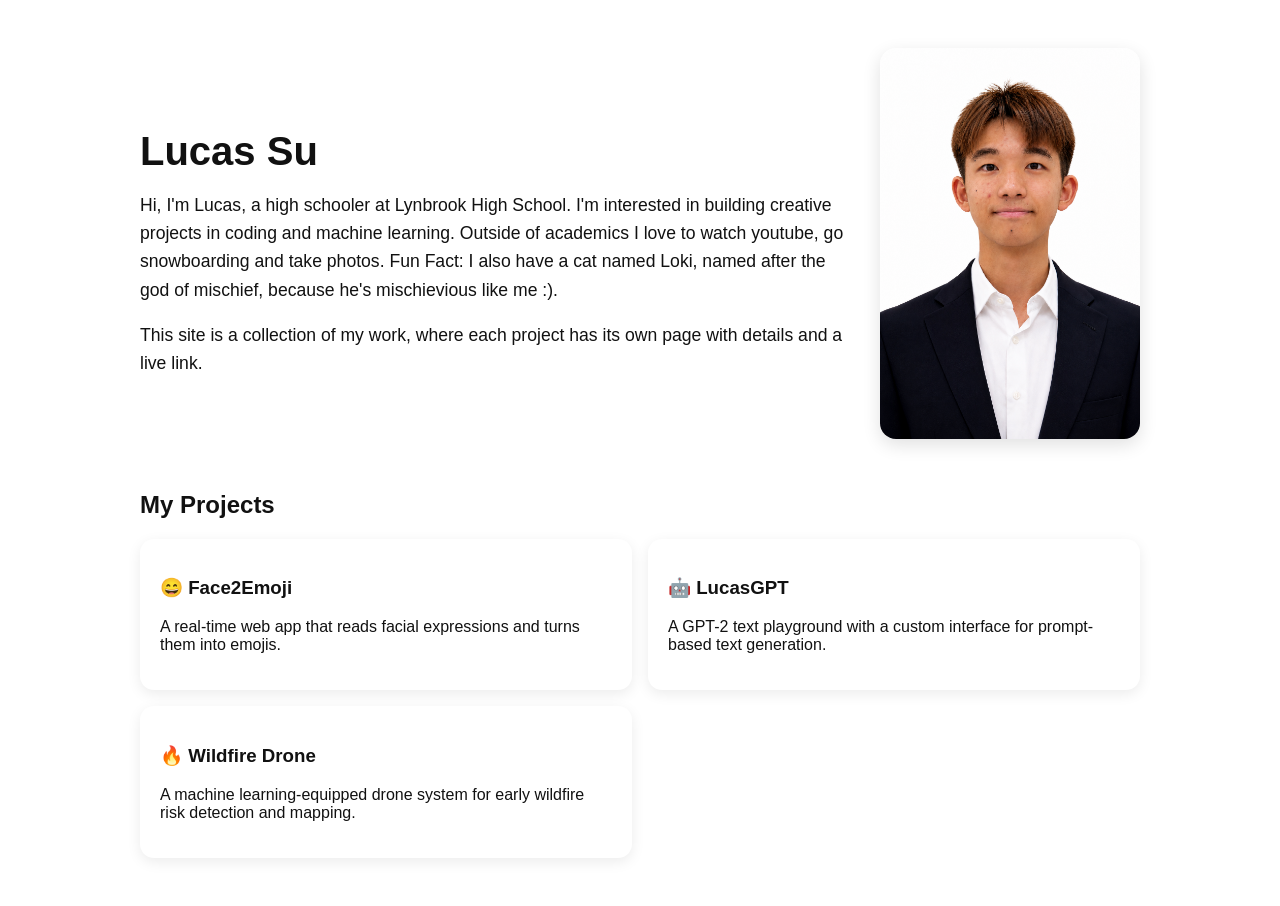
<file: index.html>
<!doctype html>
<html lang="en">
<head>
  <meta charset="UTF-8">
  <meta name="viewport" content="width=device-width, initial-scale=1.0">
  <title>Lucas Su | Projects</title>
  <link rel="stylesheet" href="style.css">
</head>
<body>
  <main>
    <section class="intro">
      <div class="intro-text">
        <h1>Lucas Su</h1>
        <p>
          Hi, I'm Lucas, a high schooler at Lynbrook High School. 
          I'm interested in building creative projects in coding and 
          machine learning. Outside of academics I love to watch youtube, go snowboarding and take photos. 
          Fun Fact: I also have a cat named Loki, named after the god of mischief, because he's mischievious like me :).
        </p>
        <p>
          This site is a collection of my work, where each project has its own page
          with details and a live link.
        </p>
      </div>

      <div class="intro-image">
        <img src="images/lucas.jpg" alt="Photo of Lucas Su">
      </div>
    </section>

    <section class="projects">
      <h2>My Projects</h2>

      <div class="grid">
        <a class="card" href="/projects/project-1/">
          <h3>😄 Face2Emoji</h3>
          <p>A real-time web app that reads facial expressions and turns them into emojis.</p>
        </a>

        <a class="card" href="/projects/project-2/">
          <h3>🤖 LucasGPT</h3>
          <p>A GPT-2 text playground with a custom interface for prompt-based text generation.</p>
        </a>

        <a class="card" href="/projects/project-3/">
          <h3>🔥 Wildfire Drone</h3>
          <p>A machine learning-equipped drone system for early wildfire risk detection and mapping.</p>
        </a>
      </div>
    </section>
  </main>
</body>
</html>
</file>
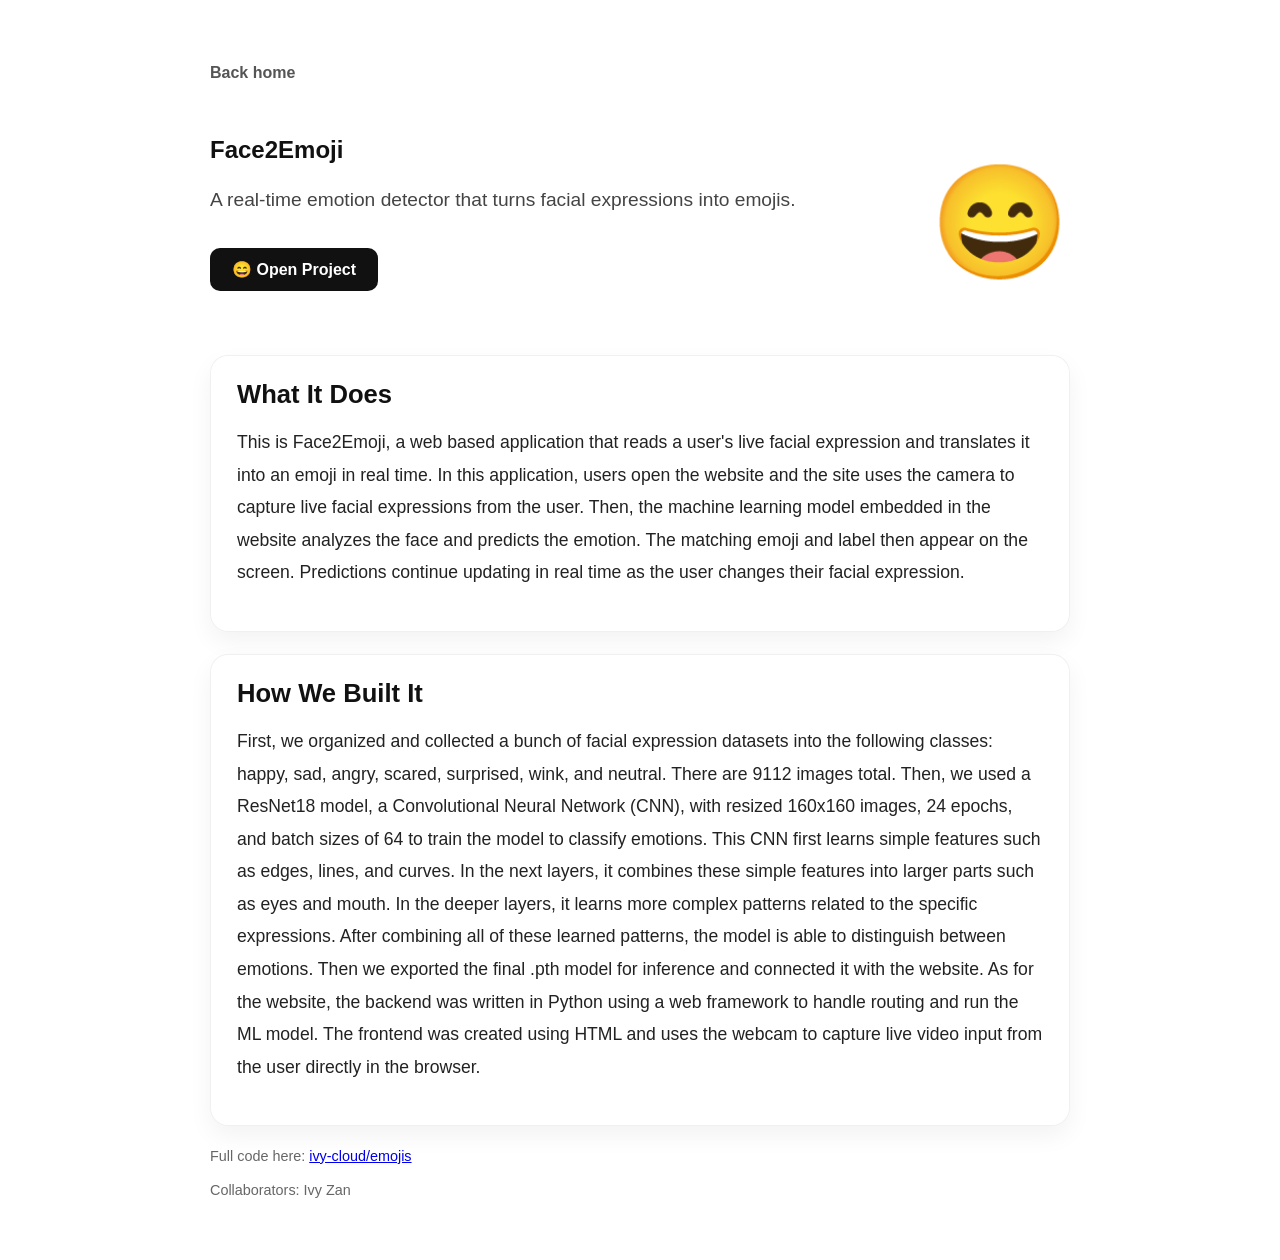
<file: projects/project-1/index.html>
<!doctype html>
<html lang="en">
<head>
  <meta charset="UTF-8">
  <meta name="viewport" content="width=device-width, initial-scale=1.0">
  <title>Face2Emoji</title>
  <link rel="stylesheet" href="/style.css">
</head>
<body class="project-page face2emoji-page">
  <main class="project-main">
    <p><a class="back-link" href="/">Back home</a></p>
    <section class="project-hero">
      <div class="project-hero-text">
        <h1>Face2Emoji</h1>
        <p class="project-tagline">A real-time emotion detector that turns facial expressions into emojis.</p>
        <p>
          <a class="project-button" href="https://huggingface.co/spaces/Lucasmagne/Face2Emoji" target="_blank" rel="noopener noreferrer">😄 Open Project</a>
        </p>
      </div>
      <div class="project-hero-emoji" aria-hidden="true">😄</div>
    </section>

    <section class="project-section">
      <h2>What It Does</h2>
      <p>
        This is Face2Emoji, a web based application that reads a user's live facial expression and translates it into an emoji in real time.
        In this application, users open the website and the site uses the camera to capture live facial expressions from the user.
        Then, the machine learning model embedded in the website analyzes the face and predicts the emotion.
        The matching emoji and label then appear on the screen.
        Predictions continue updating in real time as the user changes their facial expression.
      </p>
    </section>

    <section class="project-section">
      <h2>How We Built It</h2>
      <p>
        First, we organized and collected a bunch of facial expression datasets into the following classes: happy, sad, angry, scared, surprised, wink, and neutral.
        There are 9112 images total.
        Then, we used a ResNet18 model, a Convolutional Neural Network (CNN), with resized 160x160 images, 24 epochs, and batch sizes of 64 to train the model to classify emotions.
        This CNN first learns simple features such as edges, lines, and curves.
        In the next layers, it combines these simple features into larger parts such as eyes and mouth.
        In the deeper layers, it learns more complex patterns related to the specific expressions.
        After combining all of these learned patterns, the model is able to distinguish between emotions.
        Then we exported the final .pth model for inference and connected it with the website.
        As for the website, the backend was written in Python using a web framework to handle routing and run the ML model.
        The frontend was created using HTML and uses the webcam to capture live video input from the user directly in the browser.
      </p>
    </section>

    <p class="project-credit">Full code here: <a href="https://github.com/ivy-cloud/emojis" target="_blank" rel="noopener noreferrer">ivy-cloud/emojis</a></p>
    <p class="project-credit">Collaborators: Ivy Zan</p>
  </main>
</body>
</html>
</file>
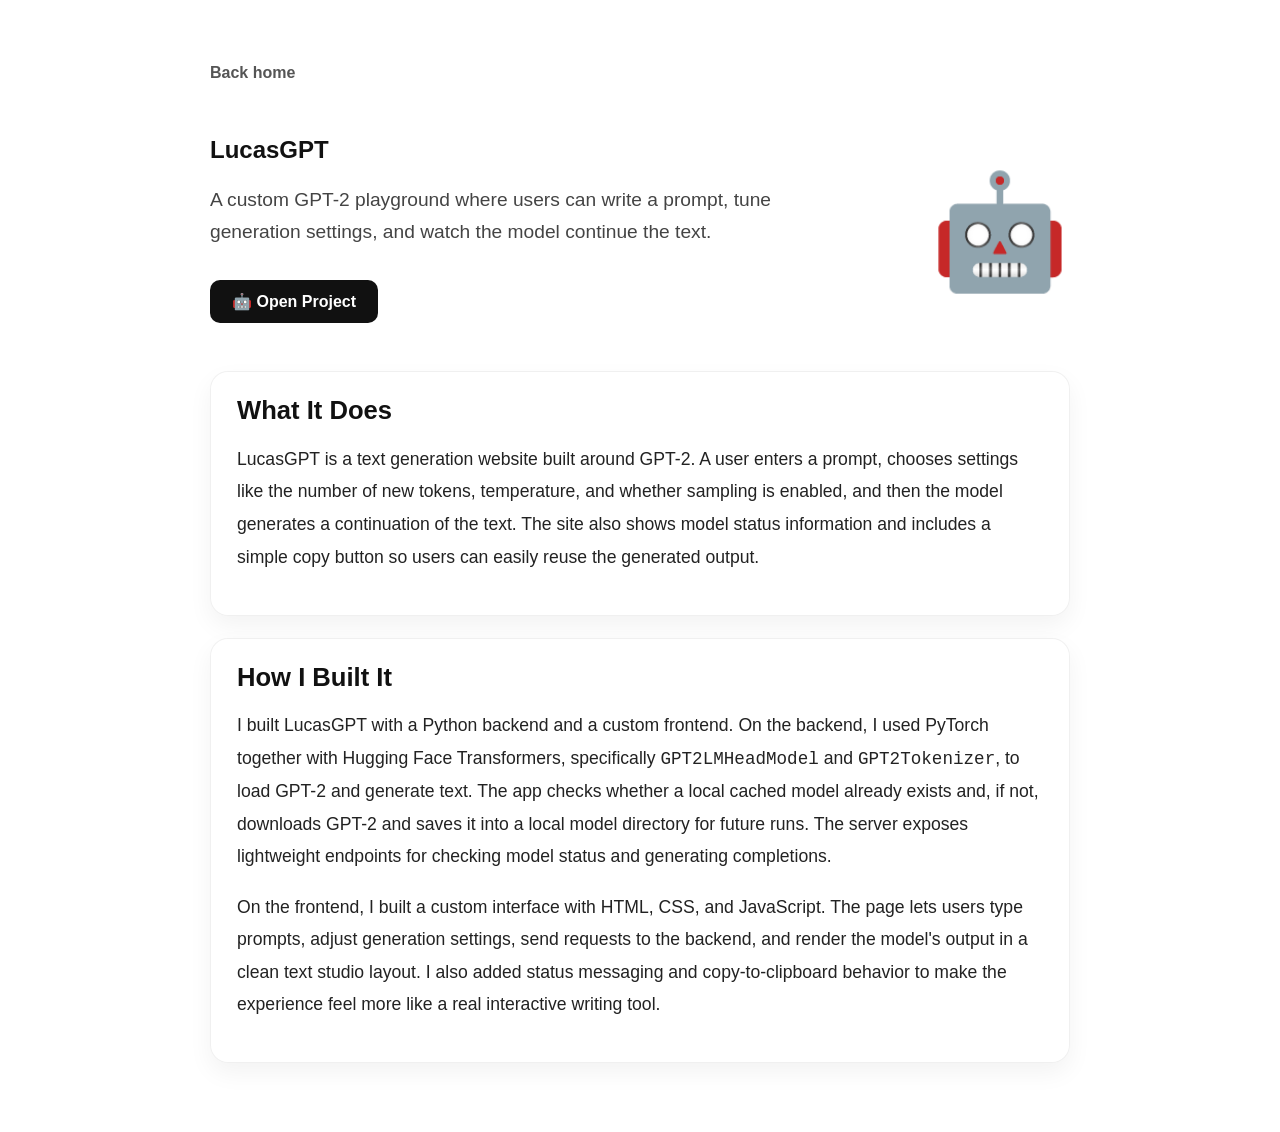
<file: projects/project-2/index.html>
<!doctype html>
<html lang="en">
<head>
  <meta charset="UTF-8">
  <meta name="viewport" content="width=device-width, initial-scale=1.0">
  <title>LucasGPT</title>
  <link rel="stylesheet" href="/style.css">
</head>
<body class="project-page">
  <main class="project-main">
    <p><a class="back-link" href="/">Back home</a></p>

    <section class="project-hero">
      <div class="project-hero-text">
        <h1>LucasGPT</h1>
        <p class="project-tagline">A custom GPT-2 playground where users can write a prompt, tune generation settings, and watch the model continue the text.</p>
        <div class="project-actions">
          <a class="project-button" href="https://huggingface.co/spaces/Lucasmagne/GPT" target="_blank" rel="noopener noreferrer">🤖 Open Project</a>
        </div>
      </div>
      <div class="project-hero-emoji" aria-hidden="true">🤖</div>
    </section>

    <section class="project-section">
      <h2>What It Does</h2>
      <p>
        LucasGPT is a text generation website built around GPT-2. A user enters a prompt, chooses settings like the number of new tokens,
        temperature, and whether sampling is enabled, and then the model generates a continuation of the text.
        The site also shows model status information and includes a simple copy button so users can easily reuse the generated output.
      </p>
    </section>

    <section class="project-section">
      <h2>How I Built It</h2>
      <p>
        I built LucasGPT with a Python backend and a custom frontend. On the backend, I used PyTorch together with Hugging Face Transformers,
        specifically <code>GPT2LMHeadModel</code> and <code>GPT2Tokenizer</code>, to load GPT-2 and generate text.
        The app checks whether a local cached model already exists and, if not, downloads GPT-2 and saves it into a local model directory for future runs.
        The server exposes lightweight endpoints for checking model status and generating completions.
      </p>
      <p>
        On the frontend, I built a custom interface with HTML, CSS, and JavaScript.
        The page lets users type prompts, adjust generation settings, send requests to the backend, and render the model's output in a clean text studio layout.
        I also added status messaging and copy-to-clipboard behavior to make the experience feel more like a real interactive writing tool.
      </p>
    </section>
  </main>
</body>
</html>
</file>
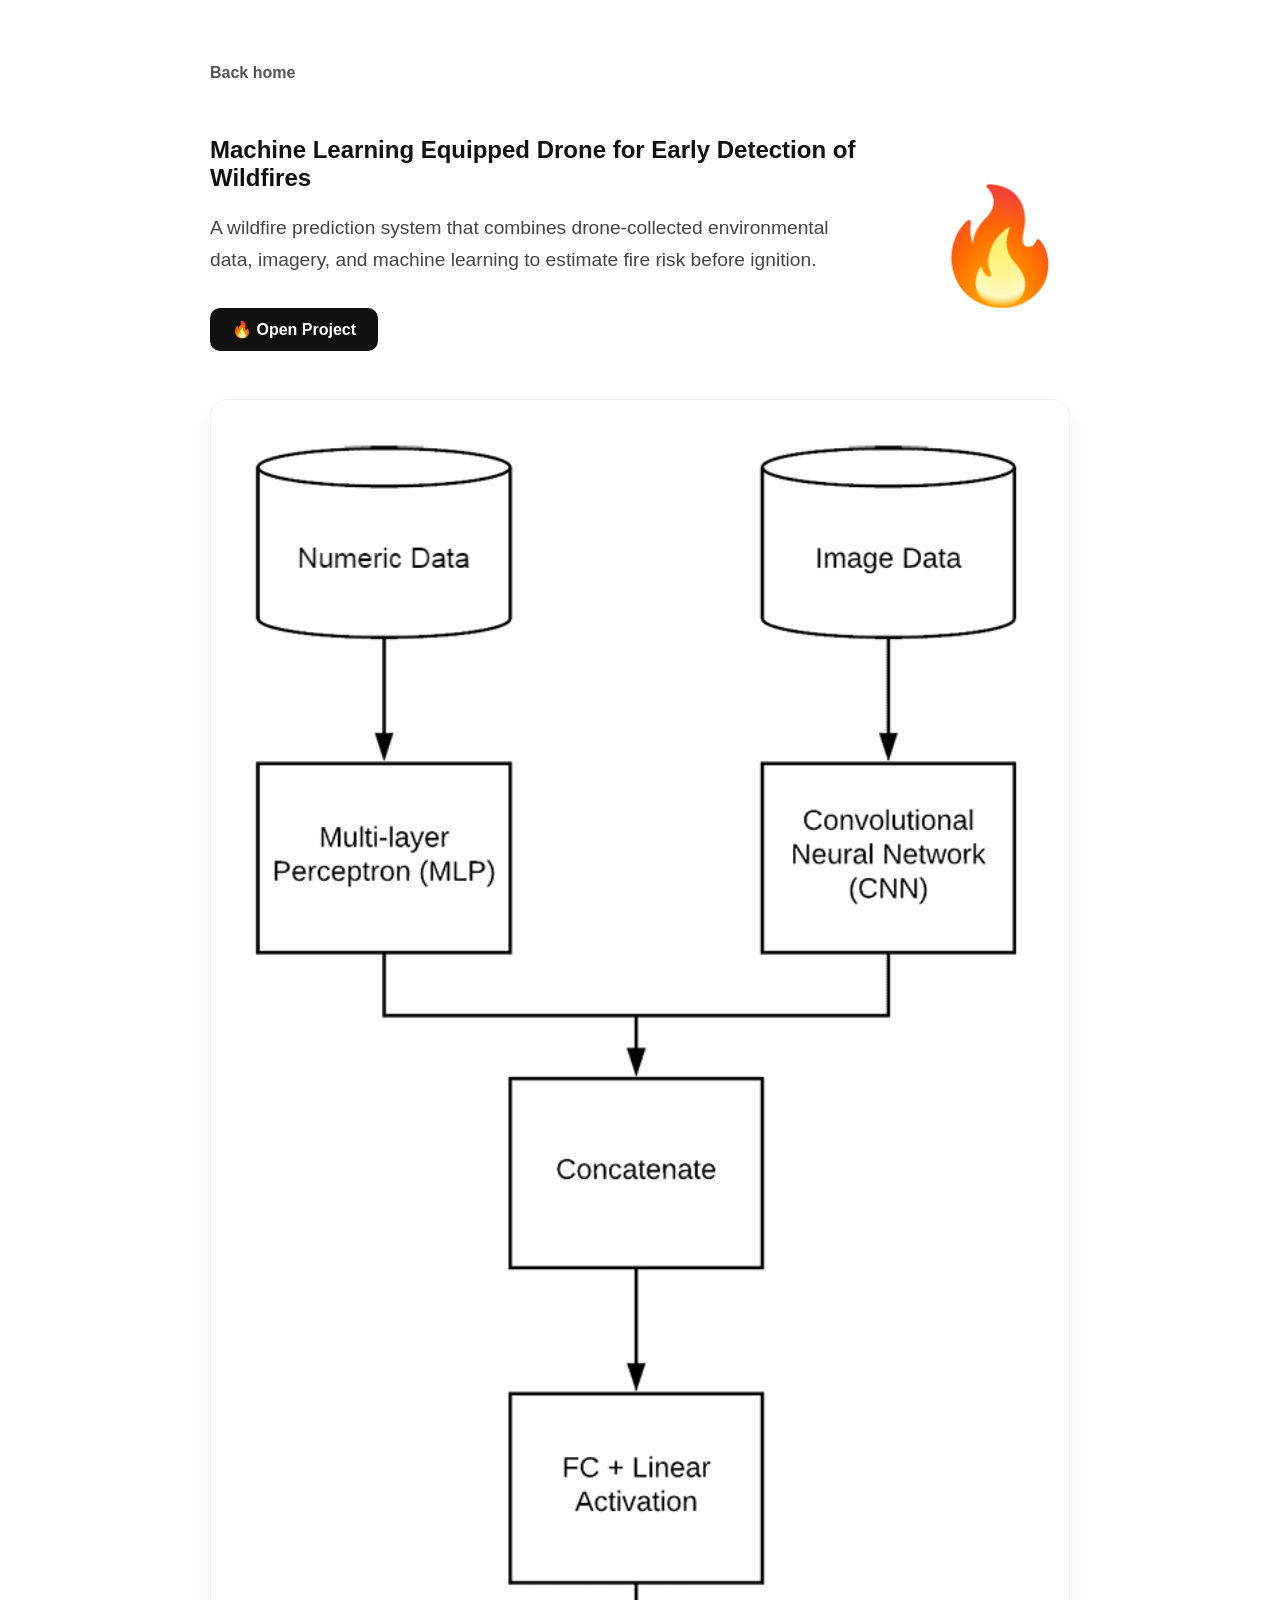
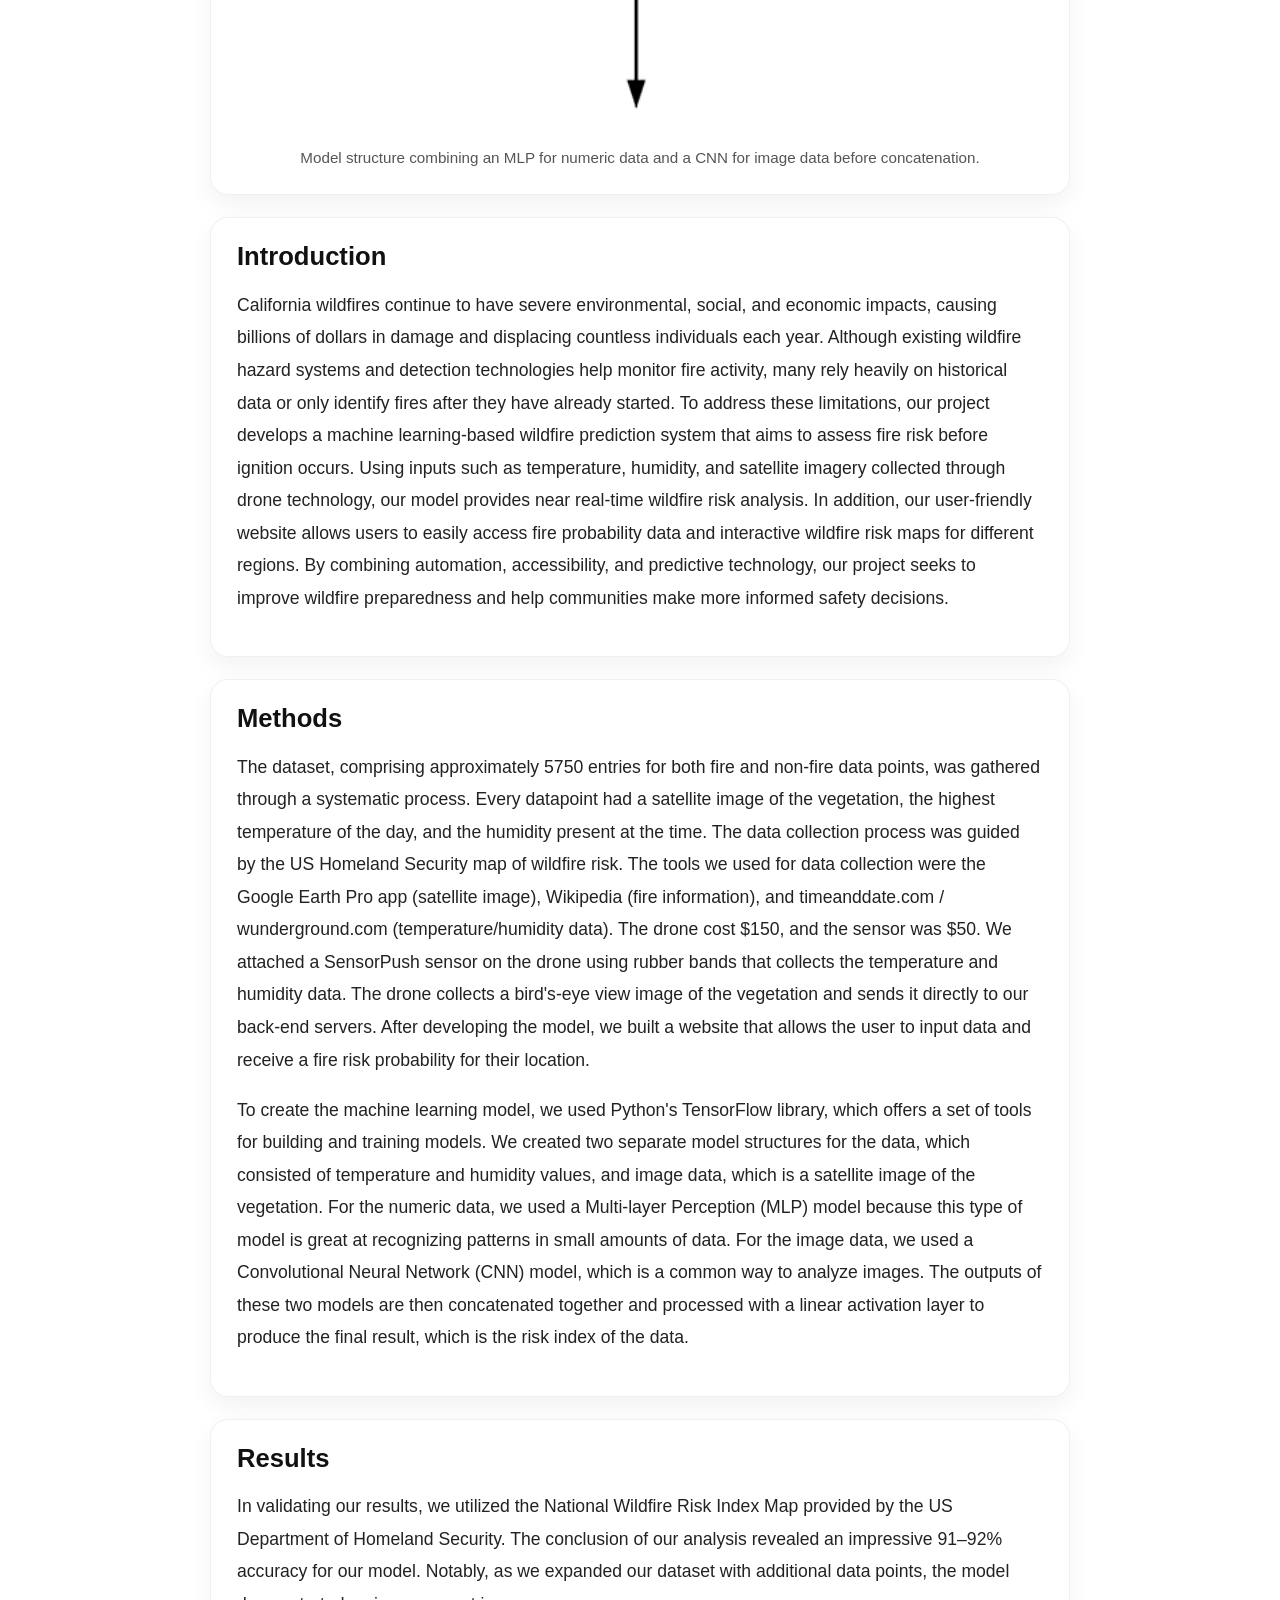
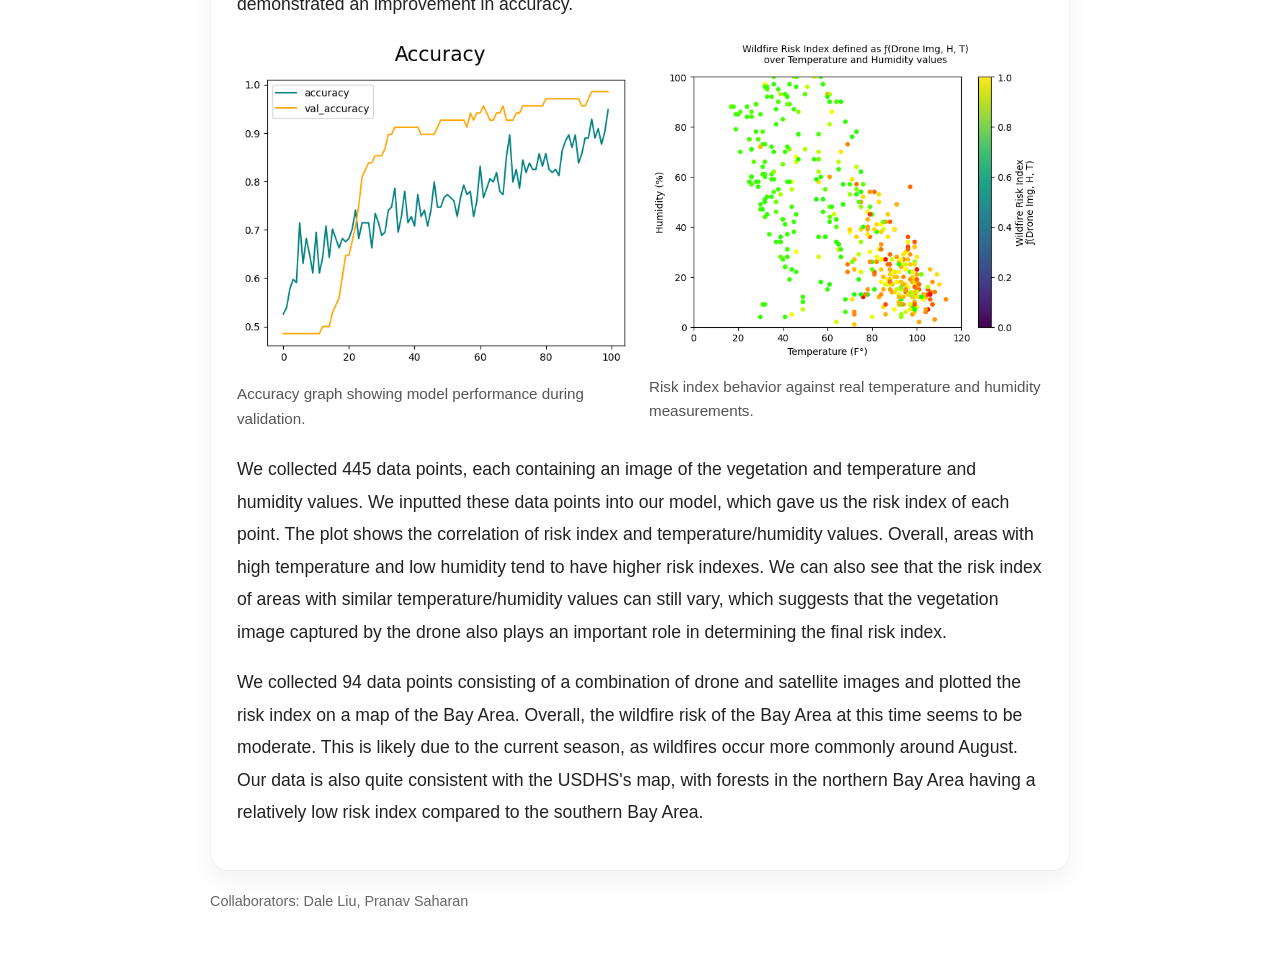
<file: projects/project-3/index.html>
<!doctype html>
<html lang="en">
<head>
  <meta charset="UTF-8">
  <meta name="viewport" content="width=device-width, initial-scale=1.0">
  <title>Machine Learning Equipped Drone for Early Detection of Wildfires</title>
  <link rel="stylesheet" href="/style.css">
</head>
<body class="project-page">
  <main class="project-main">
    <p><a class="back-link" href="/">Back home</a></p>

    <section class="project-hero">
      <div class="project-hero-text">
        <h1>Machine Learning Equipped Drone for Early Detection of Wildfires</h1>
        <p class="project-tagline">A wildfire prediction system that combines drone-collected environmental data, imagery, and machine learning to estimate fire risk before ignition.</p>
        <div class="project-actions">
          <a class="project-button" href="https://github.com/Lucasmagne/Wildfire-Drone" target="_blank" rel="noopener noreferrer">🔥 Open Project</a>
        </div>
      </div>
      <div class="project-hero-emoji" aria-hidden="true">🔥</div>
    </section>

    <section class="project-media-card">
      <img class="project-figure" src="/images/wildfire-drone/modelstructure.png" alt="Wildfire drone model structure diagram">
      <p class="project-figure-caption">Model structure combining an MLP for numeric data and a CNN for image data before concatenation.</p>
    </section>

    <section class="project-section">
      <h2>Introduction</h2>
      <p>
        California wildfires continue to have severe environmental, social, and economic impacts, causing billions of dollars in damage and displacing countless individuals each year.
        Although existing wildfire hazard systems and detection technologies help monitor fire activity, many rely heavily on historical data or only identify fires after they have already started.
        To address these limitations, our project develops a machine learning-based wildfire prediction system that aims to assess fire risk before ignition occurs.
        Using inputs such as temperature, humidity, and satellite imagery collected through drone technology, our model provides near real-time wildfire risk analysis.
        In addition, our user-friendly website allows users to easily access fire probability data and interactive wildfire risk maps for different regions.
        By combining automation, accessibility, and predictive technology, our project seeks to improve wildfire preparedness and help communities make more informed safety decisions.
      </p>
    </section>

    <section class="project-section">
      <h2>Methods</h2>
      <p>
        The dataset, comprising approximately 5750 entries for both fire and non-fire data points, was gathered through a systematic process.
        Every datapoint had a satellite image of the vegetation, the highest temperature of the day, and the humidity present at the time.
        The data collection process was guided by the US Homeland Security map of wildfire risk.
        The tools we used for data collection were the Google Earth Pro app (satellite image), Wikipedia (fire information), and timeanddate.com / wunderground.com (temperature/humidity data).
        The drone cost $150, and the sensor was $50.
        We attached a SensorPush sensor on the drone using rubber bands that collects the temperature and humidity data.
        The drone collects a bird's-eye view image of the vegetation and sends it directly to our back-end servers.
        After developing the model, we built a website that allows the user to input data and receive a fire risk probability for their location.
      </p>
      <p>
        To create the machine learning model, we used Python's TensorFlow library, which offers a set of tools for building and training models.
        We created two separate model structures for the data, which consisted of temperature and humidity values, and image data, which is a satellite image of the vegetation.
        For the numeric data, we used a Multi-layer Perception (MLP) model because this type of model is great at recognizing patterns in small amounts of data.
        For the image data, we used a Convolutional Neural Network (CNN) model, which is a common way to analyze images.
        The outputs of these two models are then concatenated together and processed with a linear activation layer to produce the final result, which is the risk index of the data.
      </p>
    </section>

    <section class="project-section">
      <h2>Results</h2>
      <p>
        In validating our results, we utilized the National Wildfire Risk Index Map provided by the US Department of Homeland Security.
        The conclusion of our analysis revealed an impressive 91–92% accuracy for our model.
        Notably, as we expanded our dataset with additional data points, the model demonstrated an improvement in accuracy.
      </p>
      <div class="project-results-grid">
        <figure class="project-results-figure">
          <img class="project-figure" src="/images/wildfire-drone/output.png" alt="Wildfire drone accuracy graph">
          <figcaption class="project-figure-caption">Accuracy graph showing model performance during validation.</figcaption>
        </figure>
        <figure class="project-results-figure">
          <img class="project-figure" src="/images/wildfire-drone/realtemphumid.png" alt="Wildfire drone temperature humidity results graph">
          <figcaption class="project-figure-caption">Risk index behavior against real temperature and humidity measurements.</figcaption>
        </figure>
      </div>
      <p>
        We collected 445 data points, each containing an image of the vegetation and temperature and humidity values.
        We inputted these data points into our model, which gave us the risk index of each point.
        The plot shows the correlation of risk index and temperature/humidity values.
        Overall, areas with high temperature and low humidity tend to have higher risk indexes.
        We can also see that the risk index of areas with similar temperature/humidity values can still vary, which suggests that the vegetation image captured by the drone also plays an important role in determining the final risk index.
      </p>
      <p>
        We collected 94 data points consisting of a combination of drone and satellite images and plotted the risk index on a map of the Bay Area.
        Overall, the wildfire risk of the Bay Area at this time seems to be moderate.
        This is likely due to the current season, as wildfires occur more commonly around August.
        Our data is also quite consistent with the USDHS's map, with forests in the northern Bay Area having a relatively low risk index compared to the southern Bay Area.
      </p>
    </section>
    <p class="project-credit">Collaborators: Dale Liu, Pranav Saharan</p>
  </main>
</body>
</html>
</file>
<file: style.css>
body {
  font-family: Arial, sans-serif;
  margin: 0;
  background: #fff;
  color: #111;
}

main {
  max-width: 1000px;
  margin: 0 auto;
  padding: 48px 20px;
}

.intro {
  display: flex;
  align-items: center;
  justify-content: space-between;
  gap: 32px;
  margin-bottom: 48px;
}

.intro-text {
  flex: 1;
}

.intro h1 {
  margin-bottom: 12px;
  font-size: 2.5rem;
}

.intro p {
  font-size: 1.1rem;
  line-height: 1.6;
}

.intro-image {
  flex-shrink: 0;
}

.intro-image img {
  width: 260px;
  height: auto;
  border-radius: 16px;
  object-fit: cover;
  box-shadow: 0 6px 18px rgba(0, 0, 0, 0.12);
}

.projects h2 {
  margin-bottom: 20px;
}

.grid {
  display: grid;
  grid-template-columns: repeat(2, minmax(0, 1fr));
  gap: 16px;
}

.card {
  display: block;
  padding: 20px;
  background: white;
  border-radius: 14px;
  text-decoration: none;
  color: inherit;
  box-shadow: 0 4px 14px rgba(0, 0, 0, 0.08);
  transition: transform 0.2s ease;
}

.card:hover {
  transform: translateY(-2px);
}

.project-button {
  display: inline-block;
  padding: 12px 22px;
  background: #111;
  color: white;
  text-decoration: none;
  border-radius: 10px;
  font-weight: 600;
  margin: 12px 0 24px;
  transition: background 0.2s ease, transform 0.2s ease;
}

.project-button:hover {
  background: #333;
  transform: translateY(-1px);
}

.project-actions {
  display: flex;
  flex-wrap: wrap;
  gap: 12px;
}

.project-hero {
  display: flex;
  align-items: center;
  justify-content: space-between;
  gap: 24px;
  margin-bottom: 24px;
}

.project-hero-text {
  flex: 1;
}

.project-hero-emoji {
  font-size: 7rem;
  line-height: 1;
  flex-shrink: 0;
}

.project-page {
  background: #fff;
}

.project-main {
  max-width: 860px;
}

.back-link {
  display: inline-block;
  margin-bottom: 18px;
  color: #555;
  text-decoration: none;
  font-weight: 600;
}

.back-link:hover {
  color: #111;
}

.project-tagline {
  font-size: 1.2rem;
  line-height: 1.7;
  max-width: 620px;
  color: #444;
}

.project-section {
  background: rgba(255, 255, 255, 0.8);
  border: 1px solid rgba(0, 0, 0, 0.06);
  border-radius: 18px;
  padding: 24px 26px;
  margin-bottom: 22px;
  box-shadow: 0 10px 24px rgba(0, 0, 0, 0.05);
}

.project-section h2 {
  font-size: 1.6rem;
  margin: 0 0 12px;
}

.project-section p {
  font-size: 1.1rem;
  line-height: 1.85;
  color: #222;
}

.project-media-card {
  background: rgba(255, 255, 255, 0.8);
  border: 1px solid rgba(0, 0, 0, 0.06);
  border-radius: 18px;
  padding: 24px 26px;
  margin-bottom: 22px;
  box-shadow: 0 10px 24px rgba(0, 0, 0, 0.05);
  text-align: center;
}

.project-figure {
  width: 100%;
  height: auto;
  border-radius: 14px;
  display: block;
}

.project-figure-caption {
  margin: 12px 0 0;
  font-size: 0.95rem;
  line-height: 1.6;
  color: #555;
}

.project-results-grid {
  display: grid;
  grid-template-columns: repeat(2, minmax(0, 1fr));
  gap: 18px;
  margin: 18px 0 22px;
}

.project-results-figure {
  margin: 0;
}

.project-credit {
  margin-top: 18px;
  font-size: 0.9rem;
  color: #666;
}

.live-shell {
  padding: 28px;
  border-radius: 30px;
  background: rgba(255, 255, 255, 0.78);
  border: 1px solid rgba(112, 145, 89, 0.18);
  box-shadow: 0 20px 50px rgba(144, 167, 110, 0.16);
}

.live-topbar {
  display: flex;
  justify-content: space-between;
  align-items: flex-start;
  gap: 16px;
  margin-bottom: 14px;
}

.live-note {
  font-size: 1.05rem;
  line-height: 1.8;
  color: #4f5a47;
  margin-bottom: 22px;
}

.live-studio {
  display: grid;
  grid-template-columns: minmax(0, 0.95fr) minmax(0, 1.05fr);
  gap: 18px;
}

.live-panel {
  padding: 18px;
  background: rgba(255, 252, 255, 0.92);
  border: 1px solid rgba(112, 145, 89, 0.18);
  border-radius: 24px;
}

.live-output {
  margin: 0;
  min-height: 380px;
  white-space: pre-wrap;
  line-height: 1.6;
  font-size: 0.96rem;
  font-family: "IBM Plex Mono", monospace;
  color: #31412b;
}

@media (max-width: 768px) {
  .intro {
    flex-direction: column;
    align-items: flex-start;
  }

  .intro-image img {
    width: 200px;
  }

  .grid {
    grid-template-columns: 1fr;
  }

  .project-hero {
    flex-direction: column;
    align-items: flex-start;
  }

  .project-hero-emoji {
    font-size: 5rem;
  }

  .project-section {
    padding: 20px;
  }

  .project-section p,
  .project-tagline {
    font-size: 1rem;
  }

  .project-media-card {
    padding: 20px;
  }

  .project-results-grid {
    grid-template-columns: 1fr;
  }

  .live-shell {
    padding: 20px;
  }

  .live-topbar,
  .live-studio,
  .controls {
    grid-template-columns: 1fr;
  }

  .live-topbar {
    flex-direction: column;
  }

  .live-output {
    min-height: 260px;
  }
}
</file>
